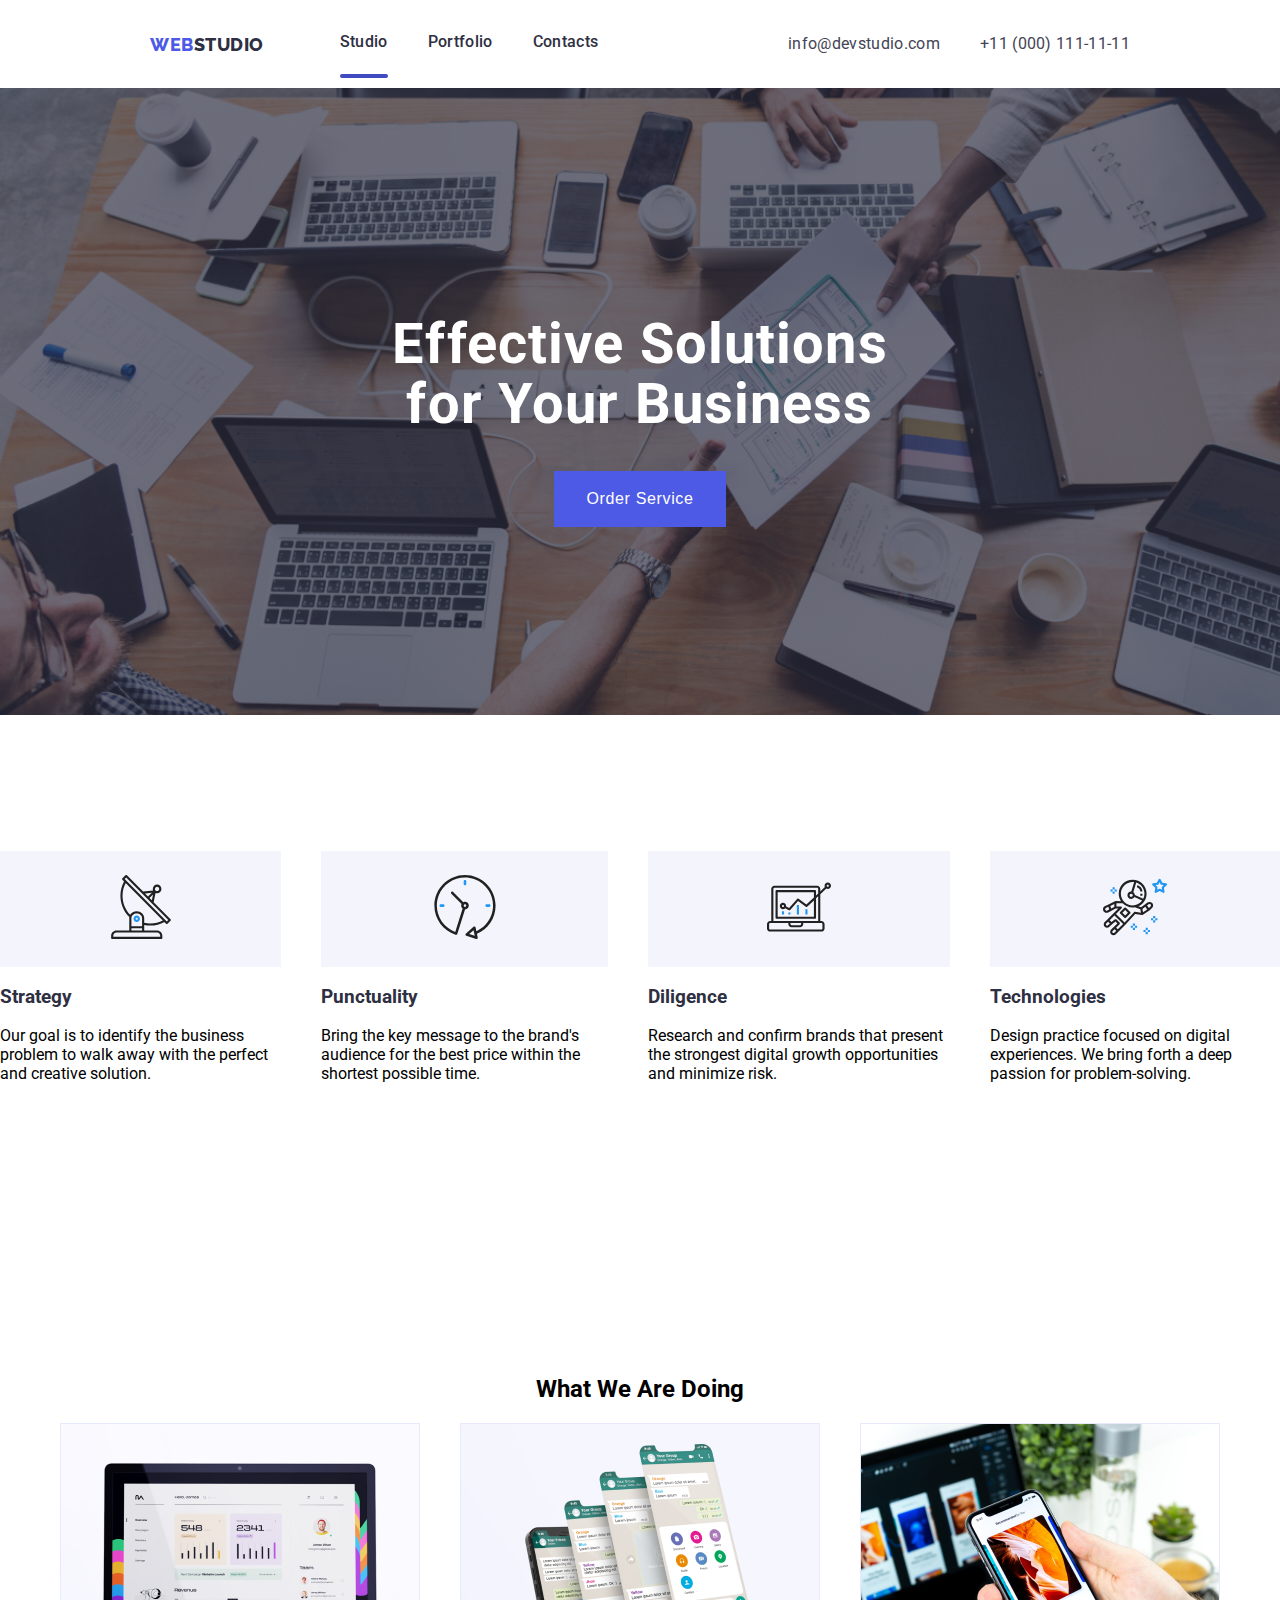
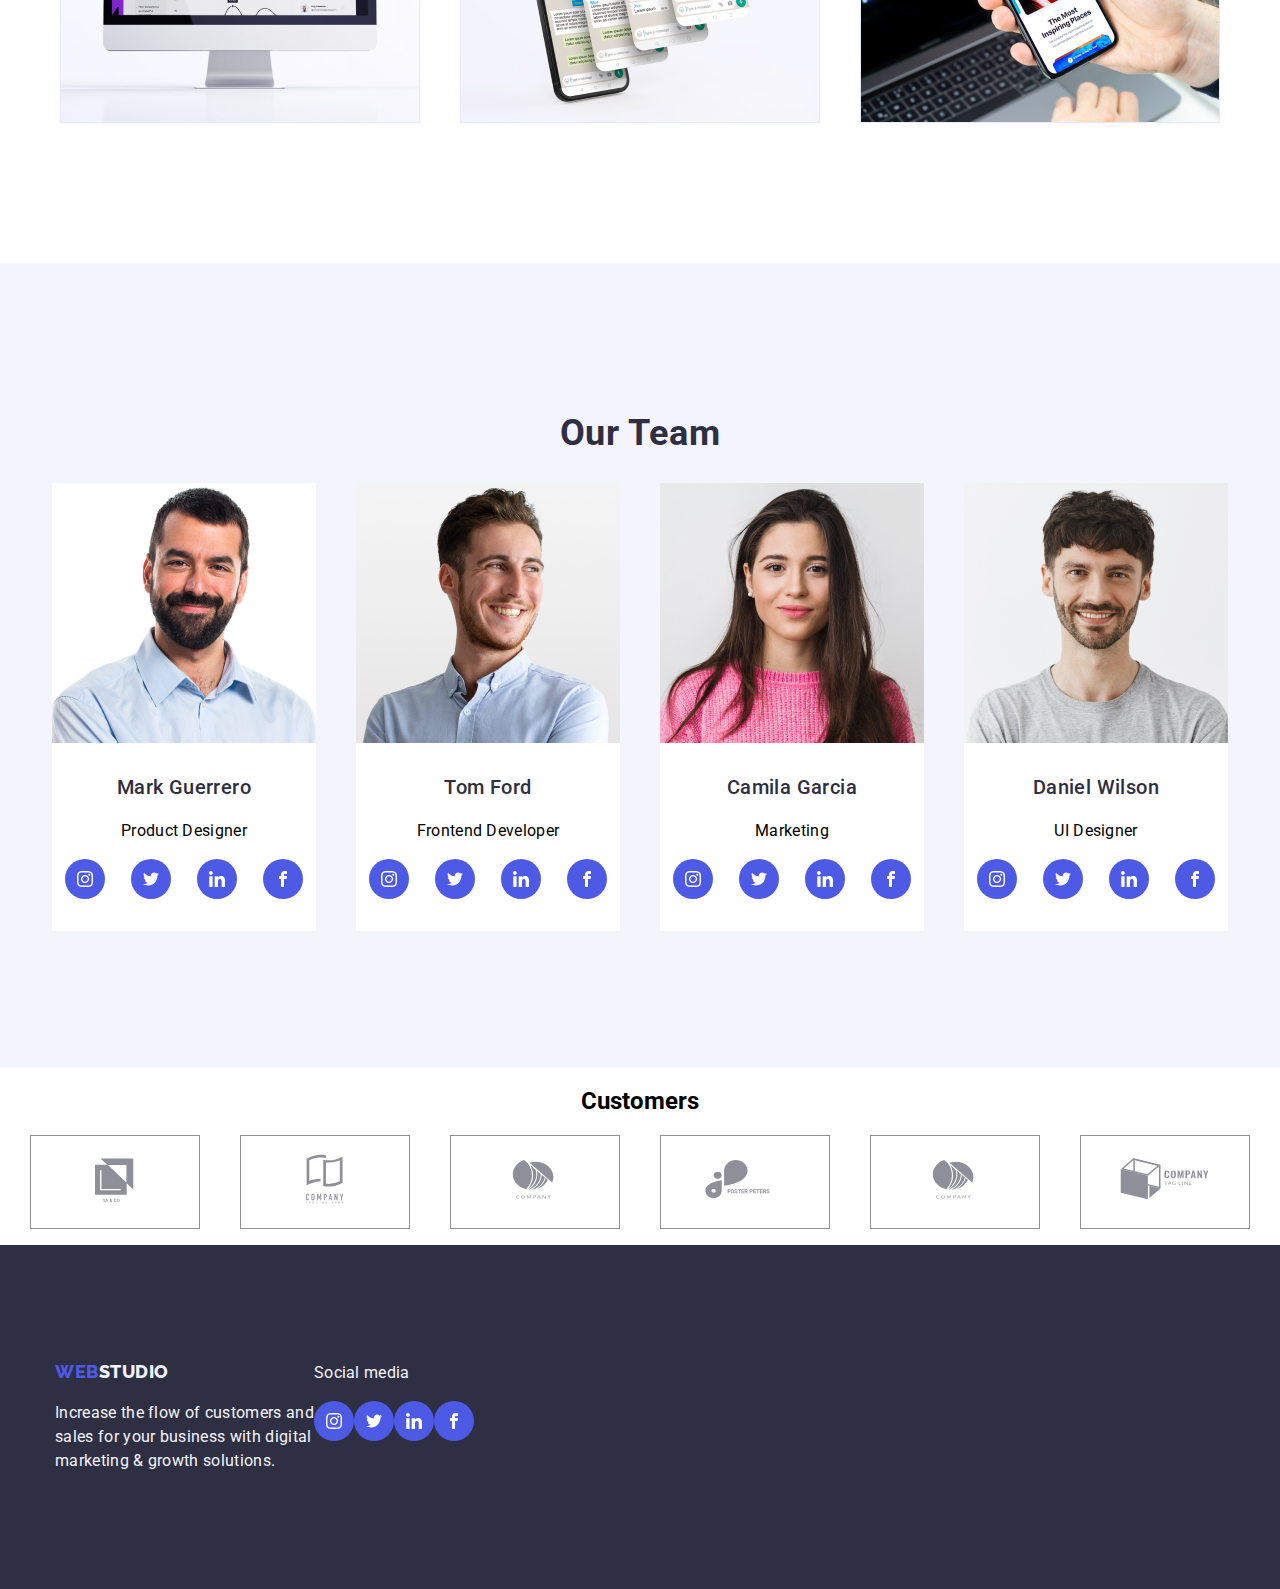
<file: index.html>
<!DOCTYPE html>
<html lang="en">

<head>
    <meta charset="UTF-8" />
    <meta name="viewport" content="width=device-width, initial-scale=1.0" />
    <link rel="stylesheet" href="css/styles.css" />
    <link rel="preconnect" href="https://fonts.googleapis.com" />
    <link rel="preconnect" href="https://fonts.gstatic.com" crossorigin />
    <link rel="preconnect" href="https://fonts.googleapis.com" />
    <link rel="preconnect" href="https://fonts.gstatic.com" crossorigin />
    <link
        href="https://fonts.googleapis.com/css2?family=Raleway:wght@800&family=Roboto:wght@400;500;700;900&display=swap"
        rel="stylesheet" />
    <title>Web Studio</title>
</head>

<body>
    <header class="container d-flex header">
        <div class="d-flex">
            <a href="#" class="logo link"><span style="color: #4d5ae5">WEB</span>STUDIO</a>
            <nav>
                <ul class="list">
                    <li><a href="index.html" class="studio link active" title="Studio">Studio</a></li>
                    <li><a href="portfolio.html" class="portfolio link" title="Portfolio">Portfolio</a></li>
                    <li><a href="#" class="contacts link">Contacts</a></li>
                </ul>
            </nav>
        </div>

        <div class="contact-info">
            <ul class="list">
                <li>
                    <p><a href="mailto:info@devstudio.com" class="link">info@devstudio.com</a></p>
                </li>
                <li>
                    <p><a href="tel:+110001111111" class="link">+11 (000) 111-11-11</a></p>
                </li>
            </ul>
        </div>
    </header>

    <main>
        <!-- Main Section  -->
        <div class="main-section">
            <h1>Effective Solutions <br />for Your Business</h1>
            <button type="button" class="hero-=btn data-modal-open">Order Service</button>
            <div class="backdrop is-hidden data-modal">
                <div class="modal">
                    <button type="button" class="modal-close-btn data-modal-close">
                            <svg width="18" height="18">
                                <use href="./images/icons.svg#close"></use>
                            </svg>
                    </button>
                </div>
            </div>
        </div>

        <!-- Services Section  -->
        <section class="services-section section">
            <ul class="list">
                <li>
                    <div class="services-icon">
                        <svg width="64" height="64">
                            <use href="./images/icons.svg#antenna-1"></use>
                        </svg>
                    </div>
                    <h3>Strategy</h3>
                    <p>Our goal is to identify the business problem to walk away with the perfect and creative solution.
                    </p>
                </li>
                <li>
                    <div class="services-icon">
                        <svg width="64" height="64">
                            <use href="./images/icons.svg#clock-1"></use>
                        </svg>
                    </div>
                    <h3>Punctuality</h3>
                    <p>Bring the key message to the brand's audience for the best price within the shortest possible
                        time.</p>
                </li>
                <li>
                    <div class="services-icon">
                        <svg width="64" height="64">
                            <use href="./images/icons.svg#diagram-1"></use>
                        </svg>
                    </div>
                    <h3>Diligence</h3>
                    <p>Research and confirm brands that present the strongest digital growth opportunities and minimize
                        risk.</p>
                </li>
                <li>
                    <div class="services-icon">
                        <svg width="64" height="64">
                            <use href="./images/icons.svg#astronaut-1"></use>
                        </svg>
                    </div>
                    <h3>Technologies</h3>
                    <p>Design practice focused on digital experiences. We bring forth a deep passion for
                        problem-solving.</p>
                </li>
            </ul>
        </section>

        <section class="doing-section section">
            <h2>What We Are Doing</h2>
            <ul class="list">
                <li><img src="images/img1.jpg" alt="Computer Monitor" width="360" height="300" /></li>
                <li><img src="images/img2.jpg" alt="Phone Message Blast" width="360" height="300" /></li>
                <li><img src="images/img3.jpg" alt="Multiple Distribution Platforms" width="360" height="300" /></li>
            </ul>
        </section>

        <!-- Team Section -->
        <section class="team-section">
            <h2>Our Team</h2>
            <ul class="list">
                <li>
                    <img src="images/markguerrero.jpg" alt="Mark Guerrero" />
                    <div class="team-caption">
                        <h3 class="team-name">Mark Guerrero</h3>
                        <p class="p-dark">Product Designer</p>
                        <div class="team-socials">
                            <a class="team-socials-icon">
                                <svg width="16" height="16">
                                    <use href="./images/icons.svg#instagram-2"></use>
                                </svg>
                            </a>
                            <a class="team-socials-icon">
                                <svg width="16" height="16">
                                    <use href="./images/icons.svg#twitter-1"></use>
                                </svg>
                            </a>
                            <a class="team-socials-icon">
                                <svg width="16" height="16">
                                    <use href="./images/icons.svg#linkedin-1"></use>
                                </svg>
                            </a>
                            <a class="team-socials-icon">
                                <svg width="16" height="16">
                                    <use href="./images/icons.svg#facebook"></use>
                                </svg>
                            </a>
                        </div>
                    </div>
                </li>
                <li>
                    <img src="images/tomford.jpg" alt="Tom Ford" />
                    <div class="team-caption">
                        <h3 class="team-name">Tom Ford</h3>
                        <p class="p-dark">Frontend Developer</p>
                        <div class="team-socials">
                            <a class="team-socials-icon">
                                <svg width="16" height="16">
                                    <use href="./images/icons.svg#instagram-2"></use>
                                </svg>
                            </a>
                            <a class="team-socials-icon">
                                <svg width="16" height="16">
                                    <use href="./images/icons.svg#twitter-1"></use>
                                </svg>
                            </a>
                            <a class="team-socials-icon">
                                <svg width="16" height="16">
                                    <use href="./images/icons.svg#linkedin-1"></use>
                                </svg>
                            </a>
                            <a class="team-socials-icon">
                                <svg width="16" height="16">
                                    <use href="./images/icons.svg#facebook"></use>
                                </svg>
                            </a>
                        </div>
                    </div>
                </li>
                <li>
                    <img src="images/camilagarcia.jpg" alt="Camila Garcia" />
                    <div class="team-caption">
                        <h3 class="team-name">Camila Garcia</h3>
                        <p class="p-dark">Marketing</p>
                        <div class="team-socials">
                            <a class="team-socials-icon">
                                <svg width="16" height="16">
                                    <use href="./images/icons.svg#instagram-2"></use>
                                </svg>
                            </a>
                            <a class="team-socials-icon">
                                <svg width="16" height="16">
                                    <use href="./images/icons.svg#twitter-1"></use>
                                </svg>
                            </a>
                            <a class="team-socials-icon">
                                <svg width="16" height="16">
                                    <use href="./images/icons.svg#linkedin-1"></use>
                                </svg>
                            </a>
                            <a class="team-socials-icon">
                                <svg width="16" height="16">
                                    <use href="./images/icons.svg#facebook"></use>
                                </svg>
                            </a>
                        </div>
                    </div>
                </li>
                <li>
                    <img src="images/danielwilson.jpg" alt="Daniel Wilson" />
                    <div class="team-caption">
                        <h3 class="team-name">Daniel Wilson</h3>
                        <p class="p-dark">UI Designer</p>
                        <div class="team-socials">
                            <a class="team-socials-icon">
                                <svg width="16" height="16">
                                    <use href="./images/icons.svg#instagram-2"></use>
                                </svg>
                            </a>
                            <a class="team-socials-icon">
                                <svg width="16" height="16">
                                    <use href="./images/icons.svg#twitter-1"></use>
                                </svg>
                            </a>
                            <a class="team-socials-icon">
                                <svg width="16" height="16">
                                    <use href="./images/icons.svg#linkedin-1"></use>
                                </svg>
                            </a>
                            <a class="team-socials-icon">
                                <svg width="16" height="16">
                                    <use href="./images/icons.svg#facebook"></use>
                                </svg>
                            </a>
                        </div>
                    </div>
                </li>
            </ul>
        </section>

        <section class="customers">
            <h2 class="section-title">Customers</h2>
            <ul class="list">
                <li class="customer-icon">
                    <a href="#">
                        <svg width="104" height="56">
                            <use href="./images/icons.svg#Logo-6"></use>
                        </svg>
                    </a>
                </li>
                <li class="customer-icon">
                    <a href="#">
                        <svg width="104" height="56">
                            <use href="./images/icons.svg#Logo-4"></use>
                        </svg>
                    </a>
                </li>
                <li class="customer-icon">
                    <a href="#">
                        <svg width="104" height="56">
                            <use href="./images/icons.svg#Logo-5"></use>
                        </svg>
                    </a>
                </li>
                <li class="customer-icon">
                    <a href="#">
                        <svg width="104" height="56">
                            <use href="./images/icons.svg#Logo-2"></use>
                        </svg>
                    </a>
                </li>
                <li class="customer-icon">
                    <a href="#">
                        <svg width="104" height="56">
                            <use href="./images/icons.svg#Logo-3"></use>
                        </svg>
                    </a>
                </li>
                <li class="customer-icon">
                    <a href="#">
                        <svg width="104" height="56">
                            <use href="./images/icons.svg#Logo-1"></use>
                        </svg>
                    </a>
                </li>
            </ul>
        </section>

    </main>

    <footer>
        <div class="container">
            <div class="footer-inner">
                <div>
                    <a href="#" class="logo link"><span style="color: #4d5ae5">WEB</span>STUDIO</a>
                    <p>
                        Increase the flow of customers and <br />
                        sales for your business with digital <br />
                        marketing & growth solutions.
                    </p>
                </div>
                <div class="footer-socials">
                    <p>Social media</p>
                    <div class="team-socials">
                        <a class="team-socials-icon">
                            <svg width="16" height="16">
                            <use href="./images/icons.svg#instagram-2"></use>
                            </svg>
                        </a>
                        <a class="team-socials-icon">
                            <svg width="16" height="16">
                            <use href="./images/icons.svg#twitter-1"></use>
                            </svg>
                        </a>
                        <a class="team-socials-icon">
                            <svg width="16" height="16">
                            <use href="./images/icons.svg#linkedin-1"></use>
                            </svg>
                        </a>
                        <a class="team-socials-icon">
                            <svg width="16" height="16">
                            <use href="./images/icons.svg#facebook"></use>
                            </svg>
                        </a>
                    </div>
                </div>
            </div>
        </div>
    </footer>
    <script src="js/modal.js"></script>
</body>

</html>
</file>
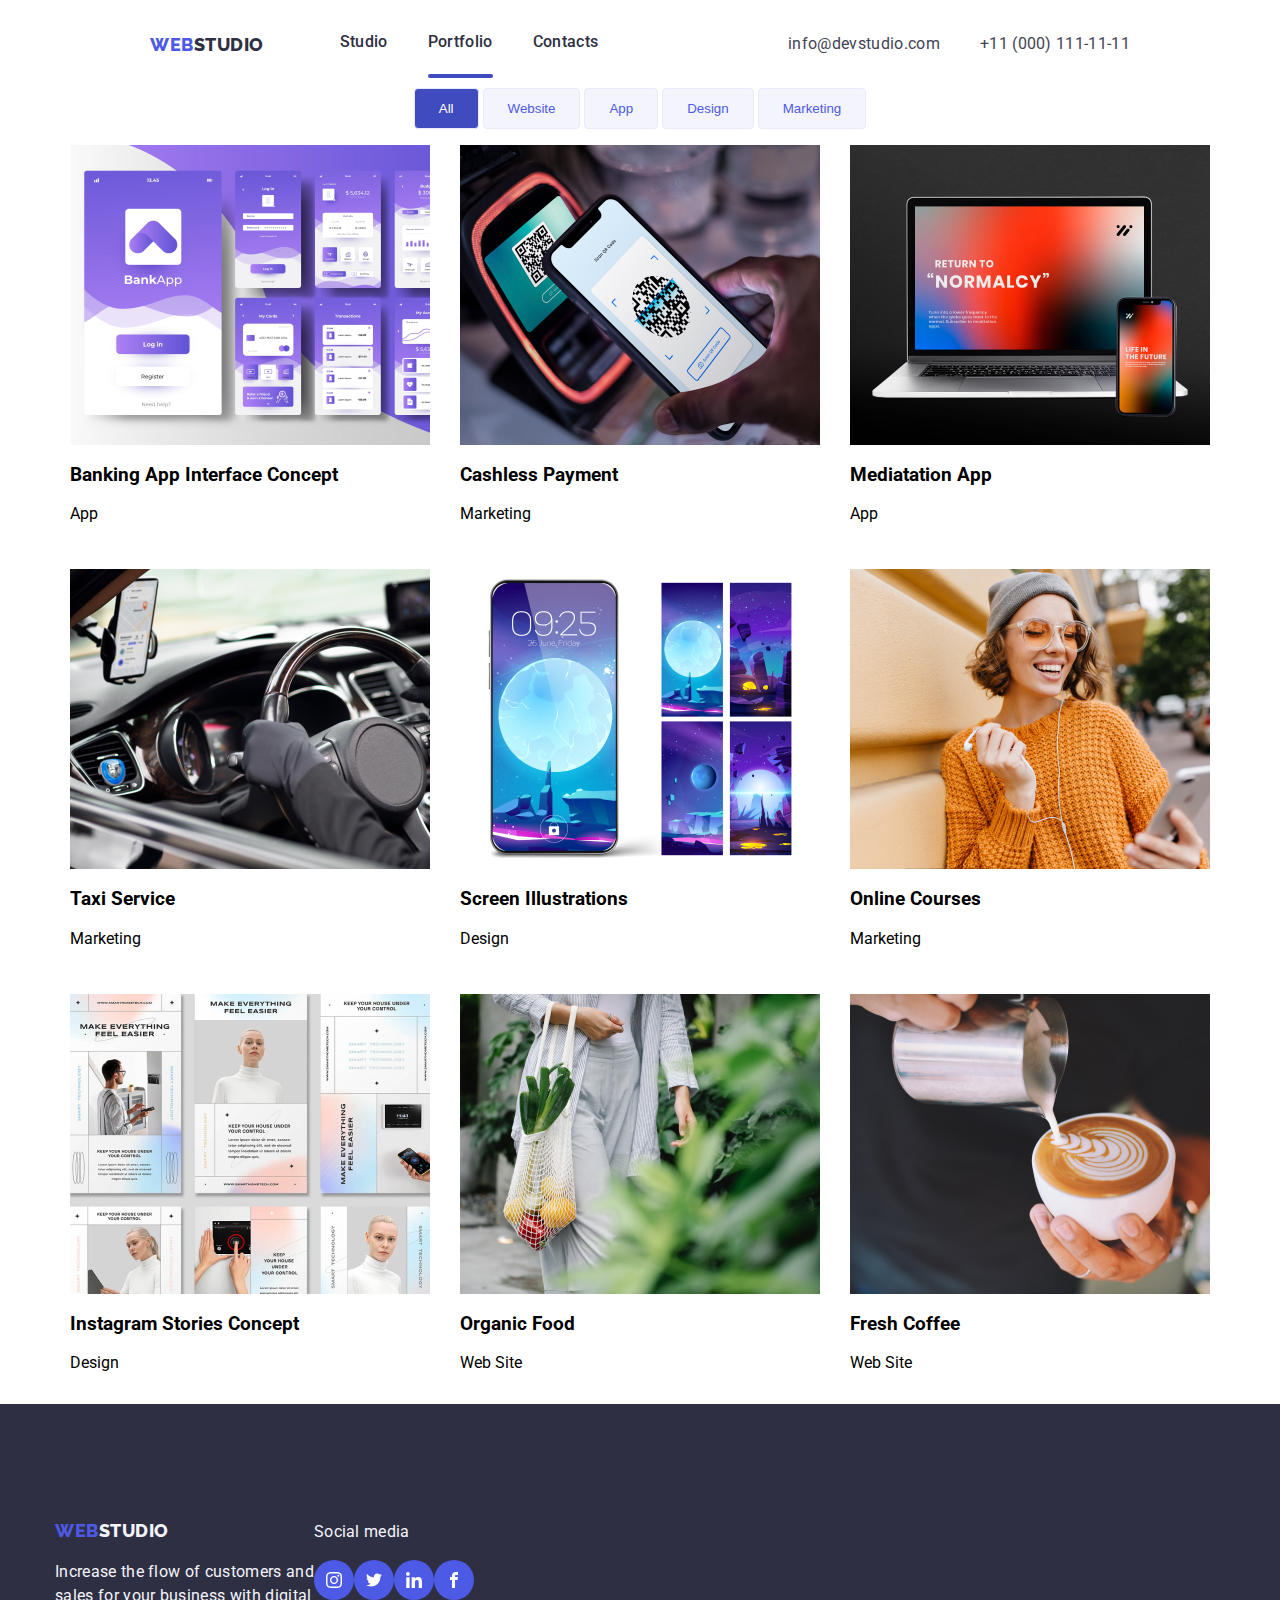
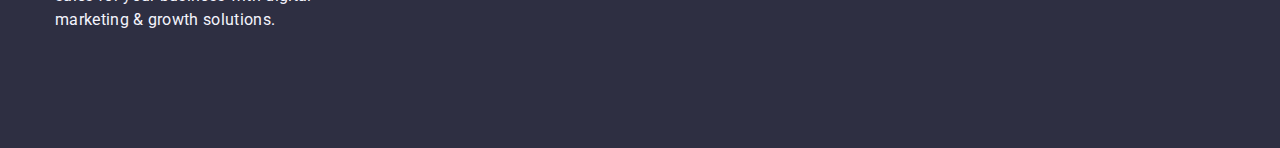
<file: portfolio.html>
<!DOCTYPE html>
<html lang="en">

<head>
    <meta charset="UTF-8" />
    <meta name="viewport" content="width=device-width, initial-scale=1.0" />
    <link rel="stylesheet" href="css/styles.css" />
    <link rel="preconnect" href="https://fonts.googleapis.com" />
    <link rel="preconnect" href="https://fonts.gstatic.com" crossorigin />
    <link rel="preconnect" href="https://fonts.googleapis.com" />
    <link rel="preconnect" href="https://fonts.gstatic.com" crossorigin />
    <link
        href="https://fonts.googleapis.com/css2?family=Raleway:wght@800&family=Roboto:wght@400;500;700;900&display=swap"
        rel="stylesheet" />
    <title>Web Studio</title>
</head>

<body>
    <header class="container d-flex header">
        <div class="d-flex">
            <a href="#" class="logo link"><span style="color: #4d5ae5">WEB</span>STUDIO</a>
            <nav>
                <ul class="list">
                    <li><a href="index.html" class="studio link" title="Studio">Studio</a></li>
                    <li><a href="portfolio.html" class="portfolio link active" title="Portfolio">Portfolio</a></li>
                    <li><a href="#" class="contacts link">Contacts</a></li>
                </ul>
            </nav>
        </div>

        <div class="contact-info">
            <ul class="list">
                <li>
                    <p><a href="mailto:info@devstudio.com" class="link">info@devstudio.com</a></p>
                </li>
                <li>
                    <p><a href="tel:+110001111111" class="link">+11 (000) 111-11-11</a></p>
                </li>
            </ul>
        </div>
    </header>

    <main>
        <div class="categories">
            <button class="category-btn btn-active">All</button>
            <button class="category-btn">Website</button>
            <button class="category-btn">App</button>
            <button class="category-btn">Design</button>
            <button class="category-btn">Marketing</button>
        </div>

        <section class="all-services">
            <div class="container">
                <ul class="projects-list">
                    <li class="project">
                        <div class="project-image">
                            <img src="./images/p1.jpg" />
                            <div class="project-image-caption">
                                <p>14 Stylish and User-Friendly App Design <br />
                                Concepts · Task Manager App · Calorie <br />
                                Tracker App · Exotic Fruit Ecommerce <br />
                                App · Cloud Storage App</p>
                            </div>
                        </div>
                        <div class="project-caption">
                            <h3>Banking App Interface Concept</h3>
                            <p>App</p>
                        </div>
                    </li>
                    <li class="project">
                        <div class="project-image">
                            <img src="./images/p2.jpg" />
                            <div class="project-image-caption">
                                <p>14 Stylish and User-Friendly App Design <br />
                                    Concepts · Task Manager App · Calorie <br />
                                    Tracker App · Exotic Fruit Ecommerce <br />
                                    App · Cloud Storage App</p>
                            </div>
                        </div>
                        <div class="project-caption">
                            <h3>Cashless Payment</h3>
                            <p>Marketing</p>
                        </div>
                    </li>
                    <li class="project">
                        <div class="project-image">
                            <img src="./images/p3.jpg" />
                            <div class="project-image-caption">
                                <p>14 Stylish and User-Friendly App Design <br />
                                    Concepts · Task Manager App · Calorie <br />
                                    Tracker App · Exotic Fruit Ecommerce <br />
                                    App · Cloud Storage App</p>
                            </div>
                        </div>
                        <div class="project-caption">
                            <h3>Mediatation App</h3>
                            <p>App</p>
                        </div>
                    </li>
                    <li class="project">
                        <div class="project-image">
                            <img src="./images/p4.jpg" />
                            <div class="project-image-caption">
                                <p>14 Stylish and User-Friendly App Design <br />
                                    Concepts · Task Manager App · Calorie <br />
                                    Tracker App · Exotic Fruit Ecommerce <br />
                                    App · Cloud Storage App</p>
                            </div>
                        </div>
                        <div class="project-caption">
                            <h3>Taxi Service</h3>
                            <p>Marketing</p>
                        </div>
                    </li>
                    <li class="project">
                        <div class="project-image">
                            <img src="./images/p5.jpg" />
                            <div class="project-image-caption">
                                <p>14 Stylish and User-Friendly App Design <br />
                                    Concepts · Task Manager App · Calorie <br />
                                    Tracker App · Exotic Fruit Ecommerce <br />
                                    App · Cloud Storage App</p>
                            </div>
                        </div>
                        <div class="project-caption">
                            <h3>Screen Illustrations</h3>
                            <p>Design</p>
                        </div>
                    </li>
                    <li class="project">
                        <div class="project-image">
                            <img src="./images/p6.jpg" />
                            <div class="project-image-caption">
                                <p>14 Stylish and User-Friendly App Design <br />
                                    Concepts · Task Manager App · Calorie <br />
                                    Tracker App · Exotic Fruit Ecommerce <br />
                                    App · Cloud Storage App</p>
                            </div>
                        </div>
                        <div class="project-caption">
                            <h3>Online Courses</h3>
                            <p>Marketing</p>
                        </div>
                    </li>
                    <li class="project">
                        <div class="project-image">
                            <img src="./images/p7.jpg" />
                            <div class="project-image-caption">
                                <p>14 Stylish and User-Friendly App Design <br />
                                    Concepts · Task Manager App · Calorie <br />
                                    Tracker App · Exotic Fruit Ecommerce <br />
                                    App · Cloud Storage App</p>
                            </div>
                        </div>
                        <div class="project-caption">
                            <h3>Instagram Stories Concept</h3>
                            <p>Design</p>
                        </div>
                    </li>
                    <li class="project">
                        <div class="project-image">
                            <img src="./images/p8.jpg" />
                            <div class="project-image-caption">
                                <p>14 Stylish and User-Friendly App Design <br />
                                    Concepts · Task Manager App · Calorie <br />
                                    Tracker App · Exotic Fruit Ecommerce <br />
                                    App · Cloud Storage App</p>
                            </div>
                        </div>
                        <div class="project-caption">
                            <h3>Organic Food</h3>
                            <p>Web Site</p>
                        </div>
                    </li>
                    <li class="project">
                        <div class="project-image">
                            <img src="./images/p9.jpg" />
                            <div class="project-image-caption">
                                <p>14 Stylish and User-Friendly App Design <br />
                                    Concepts · Task Manager App · Calorie <br />
                                    Tracker App · Exotic Fruit Ecommerce <br />
                                    App · Cloud Storage App</p>
                            </div>
                        </div>
                        <div class="project-caption">
                            <h3>Fresh Coffee</h3>
                            <p>Web Site</p>
                        </div>
                    </li>
                </ul>
            </div>
        </section>
    </main>

    <footer>
        <div class="container">
            <div class="footer-inner">
                <div>
                    <a href="#" class="logo link"><span style="color: #4d5ae5">WEB</span>STUDIO</a>
                    <p>
                        Increase the flow of customers and <br />
                        sales for your business with digital <br />
                        marketing & growth solutions.
                    </p>
                </div>
                <div class="footer-socials">
                    <p>Social media</p>
                    <div class="team-socials">
                        <a class="team-socials-icon">
                            <svg width="16" height="16">
                                <use href="./images/icons.svg#instagram-2"></use>
                            </svg>
                        </a>
                        <a class="team-socials-icon">
                            <svg width="16" height="16">
                                <use href="./images/icons.svg#twitter-1"></use>
                            </svg>
                        </a>
                        <a class="team-socials-icon">
                            <svg width="16" height="16">
                                <use href="./images/icons.svg#linkedin-1"></use>
                            </svg>
                        </a>
                        <a class="team-socials-icon">
                            <svg width="16" height="16">
                                <use href="./images/icons.svg#facebook"></use>
                            </svg>
                        </a>
                    </div>
                </div>
            </div>
        </div>
    </footer>
</body>

</html>
</file>
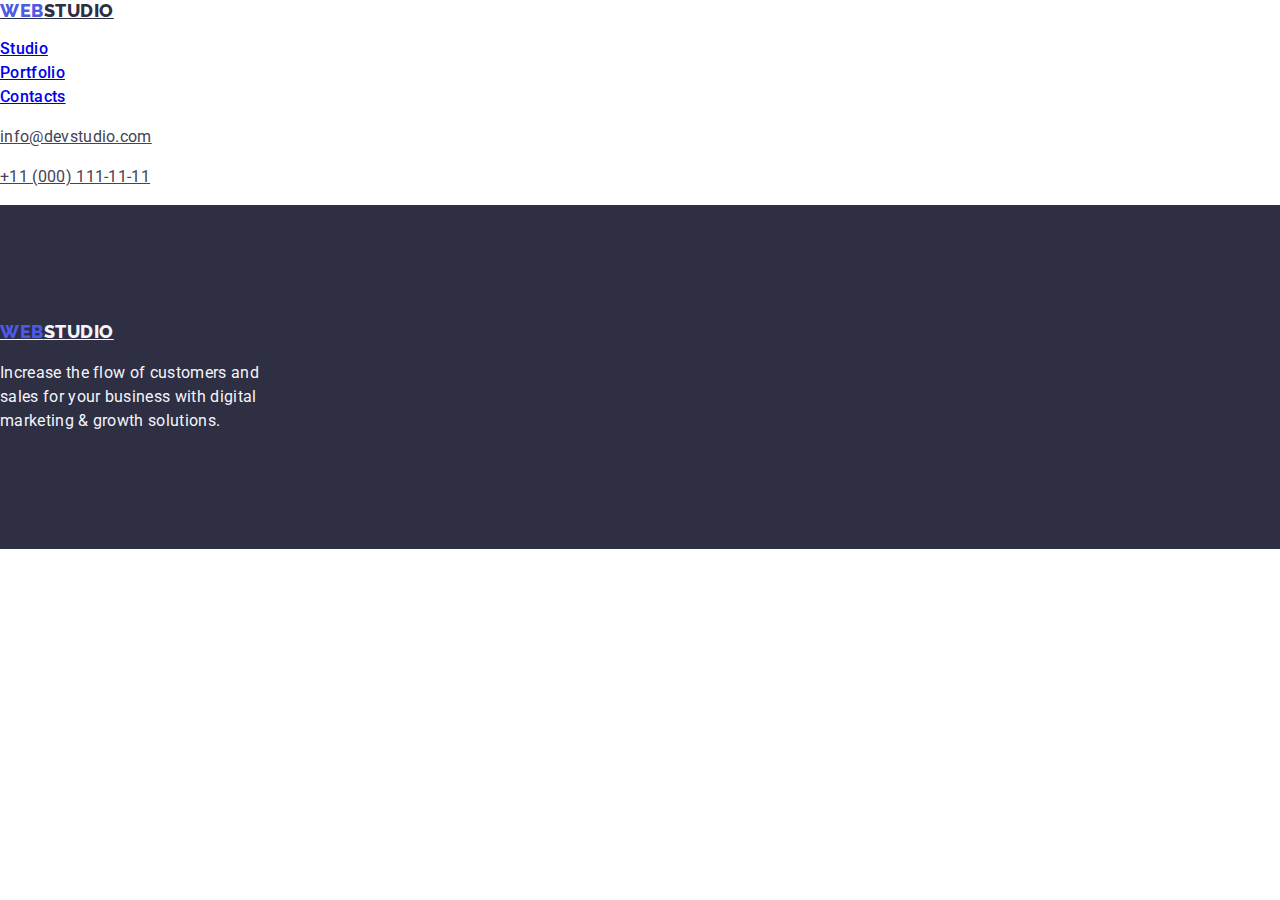
<file: studio.html>
<!DOCTYPE html>
<html lang="en">

<head>
    <meta charset="UTF-8">
    <meta name="viewport" content="width=device-width, initial-scale=1.0">
    <link rel="stylesheet" href="css/styles.css">
    <link rel="preconnect" href="https://fonts.googleapis.com">
    <link rel="preconnect" href="https://fonts.gstatic.com" crossorigin>
    <link rel="preconnect" href="https://fonts.googleapis.com">
    <link rel="preconnect" href="https://fonts.gstatic.com" crossorigin>
    <link
        href="https://fonts.googleapis.com/css2?family=Raleway:wght@800&family=Roboto:wght@400;500;700;900&display=swap"
        rel="stylesheet">
    <title>Web Studio</title>
</head>

<body>
    <header>
        <a href="#" class="logo"><span style="color: #4D5AE5;">WEB</span>STUDIO</a>
        <nav>
            <ul>
                <li><a href="studio.html" class="studio" title="Studio">Studio</a></li>
                <li><a href="portfolio.html" class="portfolio" title="Portfolio">Portfolio</a></li>
                <li><a href="#">Contacts</a></li>
            </ul>
        </nav>

        <div class="contact-info">
            <ul>
                <li>
                    <p><a href="mailto:info@devstudio.com">info@devstudio.com</a></p>
                </li>
                <li>
                    <p><a href="tel:+110001111111">+11 (000) 111-11-11</a></p>
                </li>
            </ul>
        </div>
    </header>

    <main></main>

    <footer>
        <p><a href="#" class="logo"><span style="color: #4D5AE5;">WEB</span>STUDIO</a></p>
        <p>Increase the flow of customers and <br />
            sales for your business with digital <br />
            marketing & growth solutions.</p>
    </footer>

</body>

</html>
</file>
<file: css/styles.css>
body {
    font-family: "Roboto", sans-serif;
    margin: 0;
}

* {
    box-sizing: border-box;
}

header {
    text-decoration: none;
}

ul {
    list-style-type: none;
    padding-left: 0;
}

li {
    margin-left: 0;
}

.list {
    display: flex;
    justify-content: center;
    gap: 40px;
}

.container {
    padding-left: 15px;
    padding-right: 15px;
    margin-left: auto;
    margin-right: auto;
}

.d-flex {
    display: flex;
}

.header {
    justify-content: space-around;
    align-items: center;
}

.header .d-flex {
    align-items: center;
}

.header .list {
    gap: 40px;
}

header .logo {
    font-family: Raleway;
    font-size: 18px;
    font-weight: 800;
    line-height: 21px;
    letter-spacing: 0.54px;
    text-transform: uppercase;
    color: #2e2f42;
    margin-right: 76px;
}

header .logo a:hover {
    color: #ff6b6b;
}

header .logo a:focus {
    color: #ff6b6b;
}

header nav {
    font-family: Roboto;
    font-size: 16px;
    font-weight: 500;
    line-height: 24px;
    letter-spacing: 0.32px;
    color: #2e2f42;
}

header .contact-info a {
    font-family: Roboto;
    font-size: 16px;
    line-height: 24px;
    letter-spacing: 0.32px;
    color: #434455;
}

nav {
    font-size: 16px;
    font-weight: 500;
    line-height: 24px;
    letter-spacing: 0.32px;
    color: #2e2f42;
}

nav a:hover {
    color: #ff6b6b;
}

nav a:focus {
    color: #ff6b6b;
}

header .contact-info a:hover {
    color: #ff6b6b;
}

header .contact-info a:focus {
    color: #ff6b6b;
}

.link {
    text-decoration: none;
}

nav .link {
    color: #2e2f42;
}

.active::after {
    content: " ";
    display: block;
    height: 4px;
    width: 100%;
    border-radius: 2px;
    background-color: #404BBF;
    position: relative;
    top: 20px;
}

/* END OF HEADER */

.section {
    padding-top: 120px;
    padding-bottom: 120px;
}

.main-section {
    background: linear-gradient(rgba(46, 47, 66, 0.70),rgba(46, 47, 66, 0.70)), url("../images/pplofc.jpg");
    background-size: cover;
    color: #ffffff;
    padding-top: 188px;
    padding-bottom: 188px;
    text-align: center;
    width: 1440рх;
}

.main-section h1 {
    text-align: center;
    font-size: 56px;
    font-weight: 700;
    line-height: 60px;
    letter-spacing: 1.12px;
}

.main-section button {
    display: inline-flex;
    align-items: flex-start;
    background: var(--IRIS, #4d5ae5);
    color: white;
    font-size: 16px;
    font-weight: 500;
    line-height: 24px;
    letter-spacing: 0.64px;
    cursor: pointer;
    border: none;
    padding: 16px 32px;
}

button:hover {
    background-color: #ff6b6b;
}

button:focus {
    background-color: #ff6b6b;
}

.modal {
    width: 408px;
    height: 584px;
    background-color: white;
    border-radius: 4px;
    padding: 24px;
}

.is-hidden {
    pointer-events: none;
    opacity: 0;
}

.modal-close-btn {
    border-radius: 100%;
    border: 1px solid rgba(0, 0, 0, 0.1);
    background-color: white;
    width: 30px;
    height: 30px;
    color: #404bbf;
    margin-left: auto;
    display: block;
    transition: fill 250ms cubic-bezier(0.4, 0, 0.2, 1), border 250ms cubic-bezier(0.4, 0, 0.2, 1);
    cursor: pointer;
    display: flex;
    align-items: center;
    justify-content: center;
}

.modal-close-btn:hover {
    fill: currentColor;
    border: 1px solid currentColor;
}

.backdrop {
    width: 100%;
    height: 100%;
    background-color: rgba(0, 0, 0, 0.4);
    position: fixed;
    top: 0;
    display: flex;
    justify-content: center;
    align-items: center;
    transition: opacity 250ms cubic-bezier(0.4, 0, 0.2, 1);
}

/* CSS FOR SERVICES */

.services-section h3 {
    display: flex;
    width: 264px;
    flex-direction: column;
    align-items: flex-start;
    gap: 8px;
    color: #2e2f42;
}

.services-section h2 {
    font-size: 36px;
    font-weight: 700;
    line-height: 40px;
    letter-spacing: 0.72px;
    text-transform: capitalize;
    color: #2e2f42;
    text-align: center;
}

.services-section p {
    display: flex;
}

.services-icon {
    padding: 24px 0;
    text-align: center;
    background-color: #F4F4FD;
}

/* END OF SERVICES */

/* CSS FOR WHAT WE DO */

.doing-section h2 {
    text-align: center;
}

/* END OF WHAT WE DO */

/* CSS FOR TEAM SECTION */
.team-section {
    background-color: #f4f4fd;
    padding-top: 120px;
    padding-bottom: 120px;
}

.team-caption {
    background-color: white;
    padding-top: 32px;
    text-align: center;
    padding-bottom: 32px;
}

.team-section h2 {
    font-size: 36px;
    font-weight: 700;
    line-height: 40px;
    letter-spacing: 0.72px;
    text-transform: capitalize;
    text-align: center;
    color: #2e2f42;
}

.team-section h3 {
    font-size: 20px;
    font-weight: 500;
    line-height: 24px;
    letter-spacing: 0.4px;
    color: #2e2f42;
    margin-top: 0;
}

.team-section img {
    width: 100%;
    display: block;
}

.team-section p {
    font-size: 16px;
    line-height: 24px;
    letter-spacing: 0.32px;
}

.team-socials {
    display: flex;
    justify-content: space-around;
}

.team-socials-icon {
    background-color: #4D5AE5;
    border-radius: 50%;
    height: 40px;
    width: 40px;
    display: flex;
    align-items: center;
    justify-content: center;
}

.team-socials-icon svg {
    fill: white;
}

/* END OF TEAM SECTION */

/* CUSTOMERS STYLING */

.customers {
    background: #FFF;
}

.customers .section-title {
    text-align: center;
}

.customer-icon {
    border: 1px solid #8e8f99;
    padding: 16px 32px;
}

.customer-icon svg {
    fill: #8e8f99;
}

.customer-icon:hover,
.customer-icon:focus {
    border-color: var(--iris);
}

.customer-icon:hover svg,
.customer-icon:focus svg {
    fill: var(--iris);
}

/* END OF CUSTOMERS STYLING */

footer {
    background-color: #2e2f42;
    color: #f4f4fd;
    font-family: Roboto;
    font-size: 16px;
    line-height: 24px;
    letter-spacing: 0.32px;
    padding-top: 100px;
    padding-bottom: 100px;
}

footer .footer-inner {
    display: flex;
}

.footer-inner {
    align-items: baseline;
}

footer .logo {
    font-family: Raleway;
    font-size: 18px;
    font-weight: 800;
    line-height: 21px;
    letter-spacing: 0.54px;
    text-transform: uppercase;
    color: #f4f4fd;
}


/* PORTFOLIO PAGE STYLING */
.categories {
    text-align: center;
}

.category-btn {
    border-radius: 4px;
    border: 1px solid #e7e9fc;
    background-color: #f4f4fd;
    color: #4d5ae5;
    padding: 12px 24px;
}

.btn-active {
    background-color: #404bbf;
    color: white;
    cursor: pointer;
}

.projects-list {
    display: flex;
    flex-wrap: wrap;
    justify-content: center;
    gap: 30px;
}

.project img {
    width: 100%;
    display: block;
}

.project:hover .project-image-caption {
    opacity: 1;
    transform: translateY(0);
}

.project {
    overflow: hidden;
}

.project-image {
    position: relative;
    overflow: hidden;
}

.project-image-caption {
    position: absolute;
    background-color: rgba(77, 90, 229, 1);
    color: white;
    width: 100%;
    height: 100%;
    top: 0;
    left: 0;
    opacity: 0;
    transform: translateY(100%);
    transition: transform 0.25s cubic-bezier(0.4, 0, 0.2, 1);
}

.project-image-caption p {
    padding: 40px 32px;
}

@media (min-width: 428px) {
    .container {
        width: 428px;
    }
}

@media (min-width: 768px) {
    .container {
        width: 768px;
    }
}

@media (min-width: 1200px) {
    .container {
        width: 1200px;
    }
}
</file>
